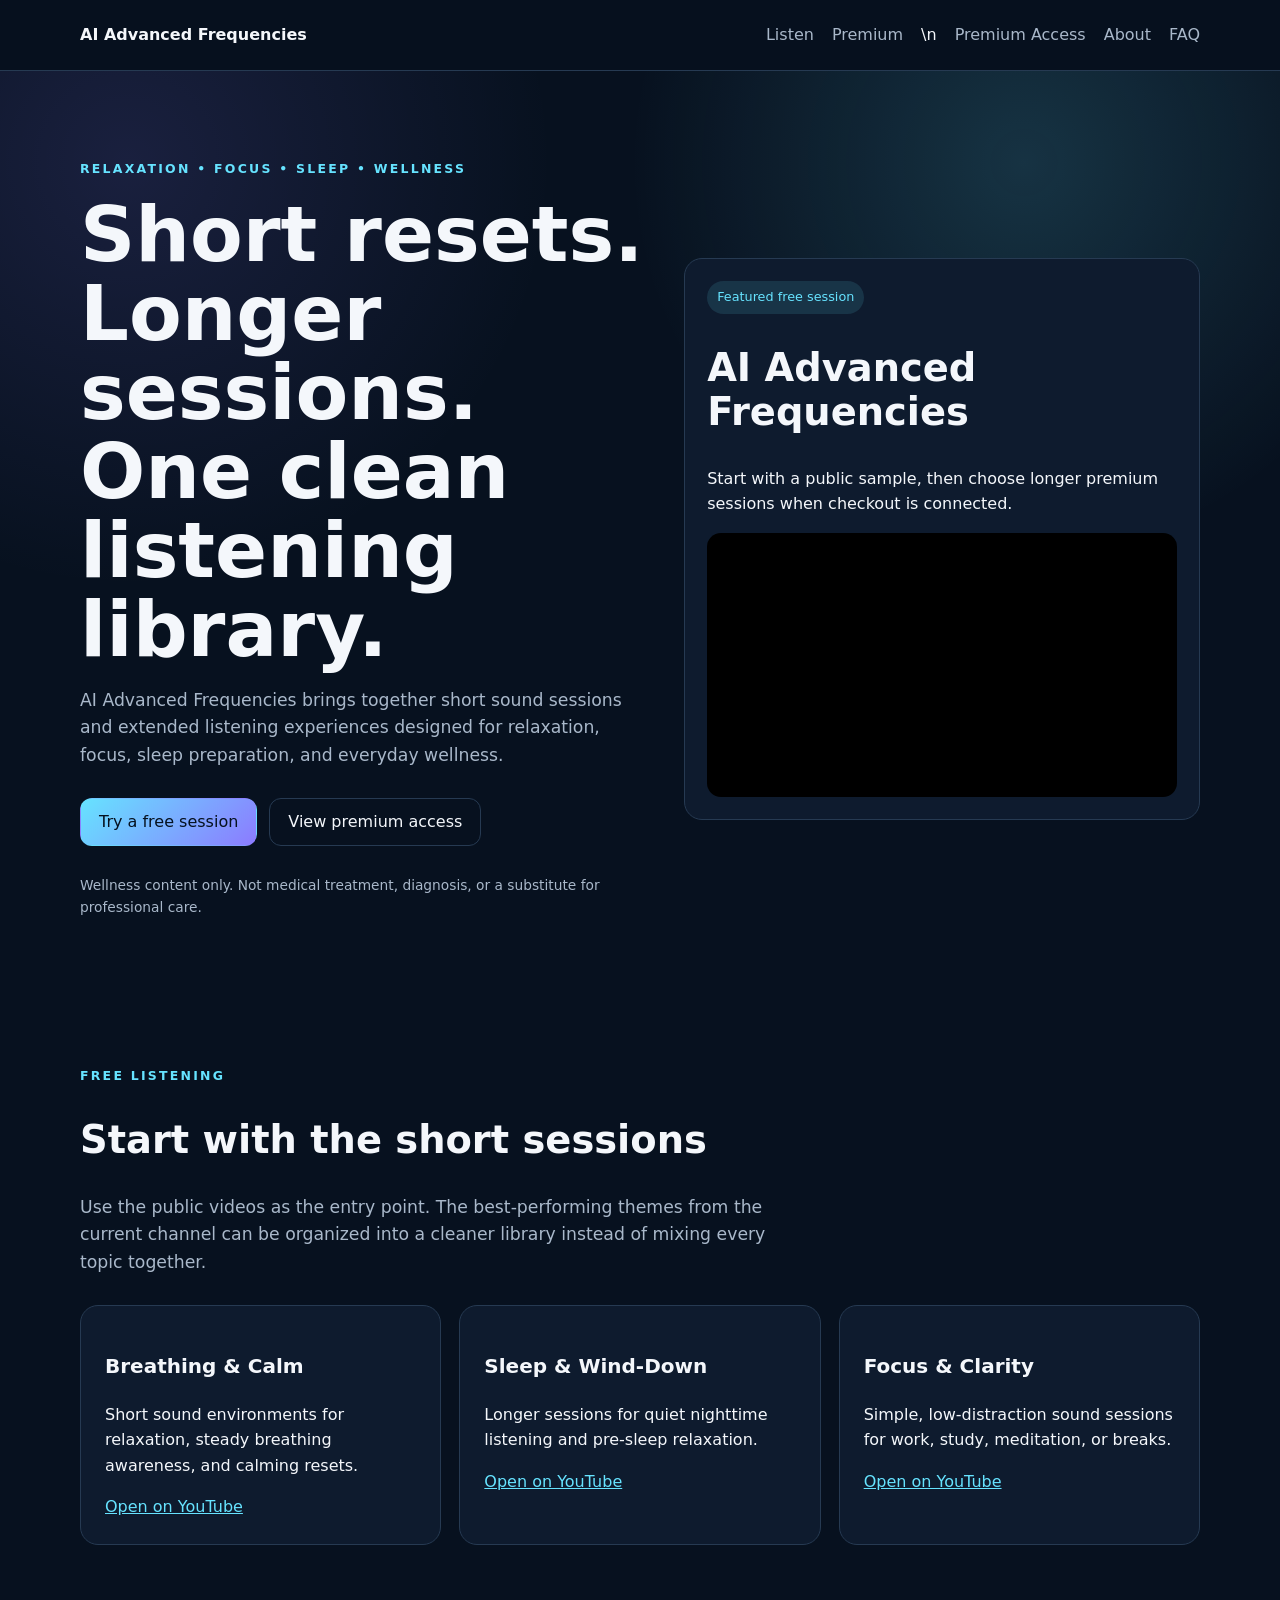
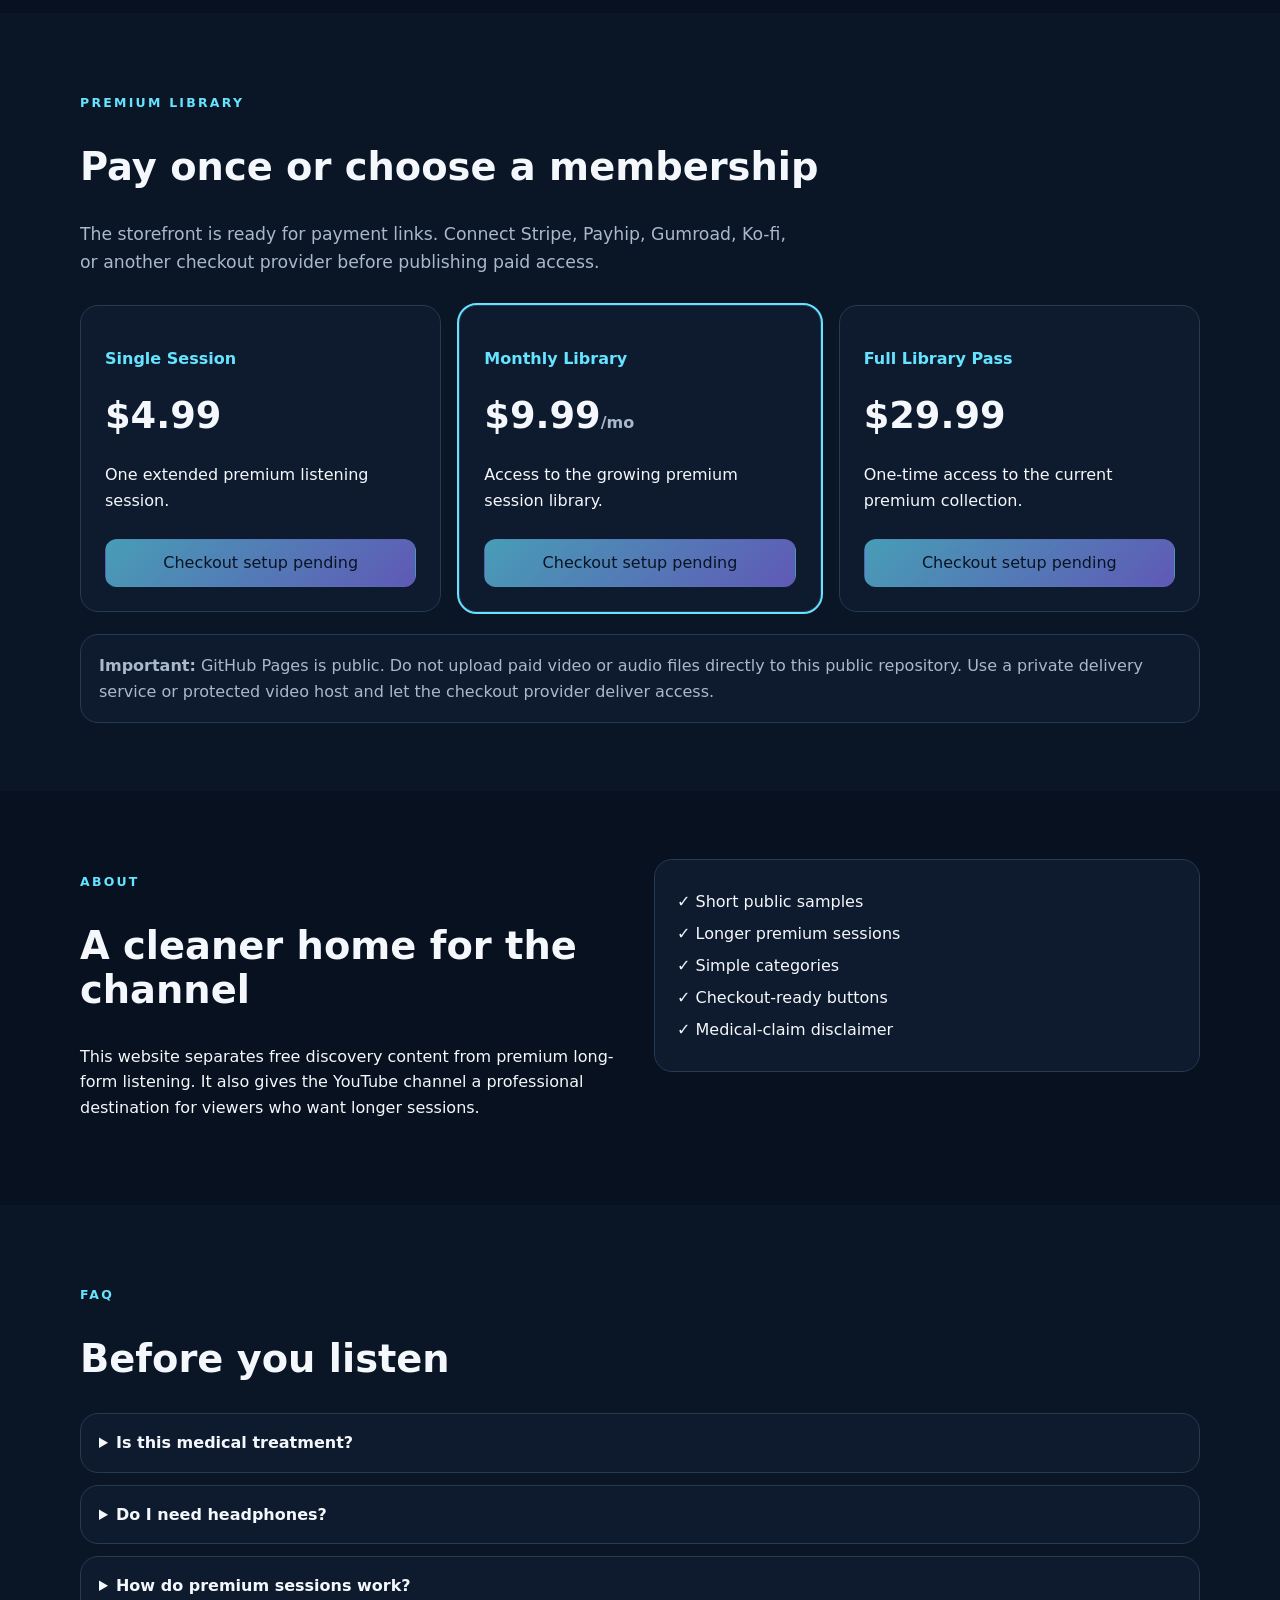
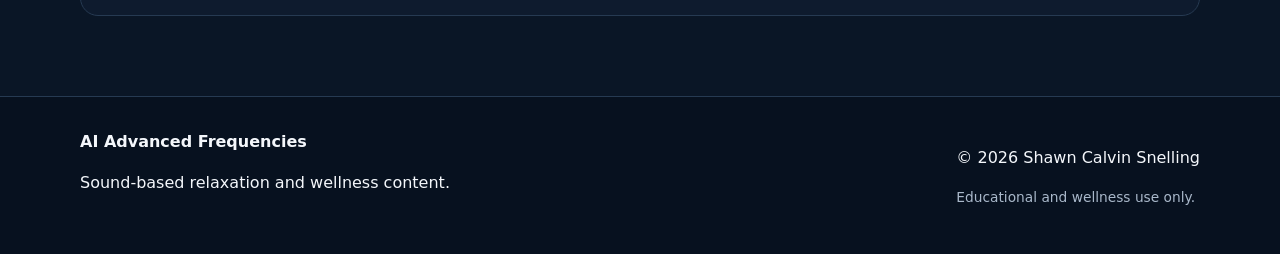
<file: index.html>
<!DOCTYPE html>
<html lang="en">
<head>
  <meta charset="UTF-8">
  <meta name="viewport" content="width=device-width, initial-scale=1.0">
  <meta name="description" content="AI Advanced Frequencies — relaxation-focused sound sessions, short resets, and extended listening experiences.">
  <title>AI Advanced Frequencies</title>
  <link rel="stylesheet" href="styles.css">
</head>
<body>
  <header class="site-header">
    <div class="wrap nav">
      <a class="brand" href="#top">AI Advanced Frequencies</a>
      <nav>
        <a href="#listen">Listen</a>
        <a href="#premium">Premium</a>\n        <a href="unlock.html">Premium Access</a>
        <a href="#about">About</a>
        <a href="#faq">FAQ</a>
      </nav>
    </div>
  </header>

  <main id="top">
    <section class="hero">
      <div class="wrap hero-grid">
        <div>
          <p class="eyebrow">RELAXATION • FOCUS • SLEEP • WELLNESS</p>
          <h1>Short resets. Longer sessions. One clean listening library.</h1>
          <p class="lead">AI Advanced Frequencies brings together short sound sessions and extended listening experiences designed for relaxation, focus, sleep preparation, and everyday wellness.</p>
          <div class="actions">
            <a class="button primary" href="#listen">Try a free session</a>
            <a class="button secondary" href="#premium">View premium access</a>
          </div>
          <p class="fine">Wellness content only. Not medical treatment, diagnosis, or a substitute for professional care.</p>
        </div>
        <div class="hero-card">
          <span class="pill">Featured free session</span>
          <h2>AI Advanced Frequencies</h2>
          <p>Start with a public sample, then choose longer premium sessions when checkout is connected.</p>
          <div class="video-shell">
            <iframe src="https://www.youtube.com/embed/BNAyodH6664" title="AI Advanced Frequencies sample" allow="accelerometer; autoplay; clipboard-write; encrypted-media; gyroscope; picture-in-picture" allowfullscreen></iframe>
          </div>
        </div>
      </div>
    </section>

    <section id="listen" class="section">
      <div class="wrap">
        <p class="eyebrow">FREE LISTENING</p>
        <h2>Start with the short sessions</h2>
        <p class="section-intro">Use the public videos as the entry point. The best-performing themes from the current channel can be organized into a cleaner library instead of mixing every topic together.</p>
        <div class="cards">
          <article class="card"><h3>Breathing & Calm</h3><p>Short sound environments for relaxation, steady breathing awareness, and calming resets.</p><a href="https://www.youtube.com/" rel="noopener">Open on YouTube</a></article>
          <article class="card"><h3>Sleep & Wind-Down</h3><p>Longer sessions for quiet nighttime listening and pre-sleep relaxation.</p><a href="https://www.youtube.com/" rel="noopener">Open on YouTube</a></article>
          <article class="card"><h3>Focus & Clarity</h3><p>Simple, low-distraction sound sessions for work, study, meditation, or breaks.</p><a href="https://www.youtube.com/" rel="noopener">Open on YouTube</a></article>
        </div>
      </div>
    </section>

    <section id="premium" class="section alt">
      <div class="wrap">
        <p class="eyebrow">PREMIUM LIBRARY</p>
        <h2>Pay once or choose a membership</h2>
        <p class="section-intro">The storefront is ready for payment links. Connect Stripe, Payhip, Gumroad, Ko-fi, or another checkout provider before publishing paid access.</p>
        <div class="pricing">
          <article class="price-card">
            <p class="tier">Single Session</p>
            <h3>$4.99</h3>
            <p>One extended premium listening session.</p>
            <button class="button primary pay-button" data-product="single">Checkout setup pending</button>
          </article>
          <article class="price-card featured">
            <p class="tier">Monthly Library</p>
            <h3>$9.99<span>/mo</span></h3>
            <p>Access to the growing premium session library.</p>
            <button class="button primary pay-button" data-product="monthly">Checkout setup pending</button>
          </article>
          <article class="price-card">
            <p class="tier">Full Library Pass</p>
            <h3>$29.99</h3>
            <p>One-time access to the current premium collection.</p>
            <button class="button primary pay-button" data-product="library">Checkout setup pending</button>
          </article>
        </div>
        <div class="notice">
          <strong>Important:</strong> GitHub Pages is public. Do not upload paid video or audio files directly to this public repository. Use a private delivery service or protected video host and let the checkout provider deliver access.
        </div>
      </div>
    </section>

    <section id="about" class="section">
      <div class="wrap split">
        <div>
          <p class="eyebrow">ABOUT</p>
          <h2>A cleaner home for the channel</h2>
          <p>This website separates free discovery content from premium long-form listening. It also gives the YouTube channel a professional destination for viewers who want longer sessions.</p>
        </div>
        <div class="checklist">
          <p>✓ Short public samples</p>
          <p>✓ Longer premium sessions</p>
          <p>✓ Simple categories</p>
          <p>✓ Checkout-ready buttons</p>
          <p>✓ Medical-claim disclaimer</p>
        </div>
      </div>
    </section>

    <section id="faq" class="section alt">
      <div class="wrap">
        <p class="eyebrow">FAQ</p>
        <h2>Before you listen</h2>
        <details><summary>Is this medical treatment?</summary><p>No. The content is for relaxation, focus, sleep preparation, and general wellness. It does not diagnose, treat, cure, or prevent disease.</p></details>
        <details><summary>Do I need headphones?</summary><p>Not necessarily. Use whichever listening method feels comfortable, at a safe volume.</p></details>
        <details><summary>How do premium sessions work?</summary><p>Once checkout is connected, the payment provider can deliver the private listening link or membership instructions after purchase.</p></details>
      </div>
    </section>
  </main>

  <footer>
    <div class="wrap footer-grid">
      <div><strong>AI Advanced Frequencies</strong><p>Sound-based relaxation and wellness content.</p></div>
      <div><p>© 2026 Shawn Calvin Snelling</p><p class="fine">Educational and wellness use only.</p></div>
    </div>
  </footer>
  <script src="app.js"></script>
</body>
</html>
</file>
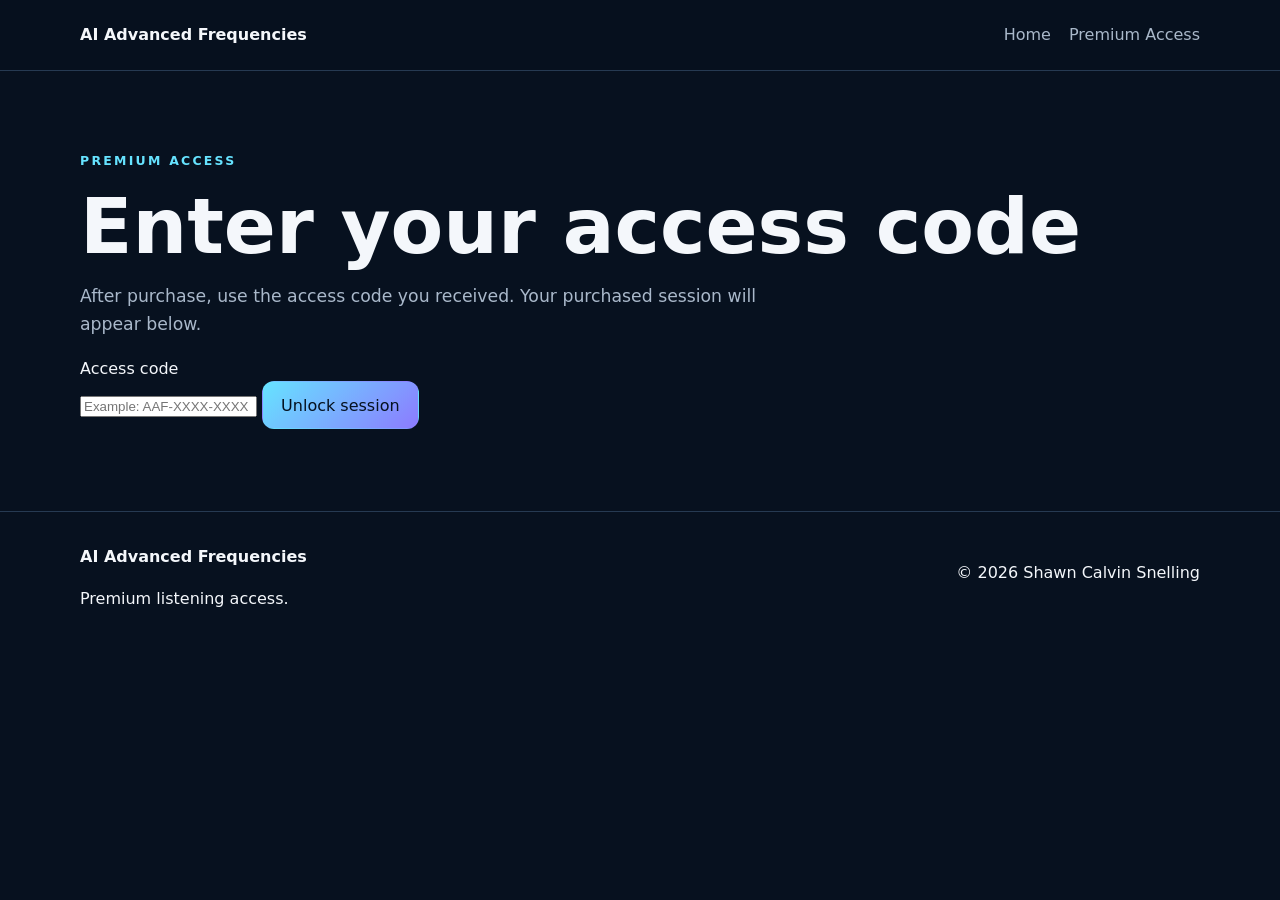
<file: unlock.html>
<!DOCTYPE html>
<html lang="en">
<head>
  <meta charset="UTF-8">
  <meta name="viewport" content="width=device-width, initial-scale=1.0">
  <meta name="description" content="Private access portal for AI Advanced Frequencies premium sessions.">
  <title>Premium Access | AI Advanced Frequencies</title>
  <link rel="stylesheet" href="styles.css">
</head>
<body>
  <header class="site-header">
    <div class="wrap nav">
      <a class="brand" href="index.html">AI Advanced Frequencies</a>
      <nav><a href="index.html">Home</a><a href="unlock.html">Premium Access</a></nav>
    </div>
  </header>

  <main class="section">
    <div class="wrap unlock-wrap">
      <p class="eyebrow">PREMIUM ACCESS</p>
      <h1 class="unlock-title">Enter your access code</h1>
      <p class="section-intro">After purchase, use the access code you received. Your purchased session will appear below.</p>

      <form id="unlock-form" class="unlock-card" autocomplete="off">
        <label for="access-code">Access code</label>
        <div class="unlock-row">
          <input id="access-code" name="code" type="text" maxlength="80" placeholder="Example: AAF-XXXX-XXXX" required>
          <button class="button primary" type="submit">Unlock session</button>
        </div>
        <p id="unlock-status" class="fine" role="status" aria-live="polite"></p>
      </form>

      <section id="player-area" class="player-area" hidden>
        <div class="unlock-card">
          <p class="eyebrow">UNLOCKED</p>
          <h2 id="session-title">Your premium session</h2>
          <p id="session-description" class="section-intro"></p>
          <div id="video-container" class="video-shell"></div>

          <div class="loop-controls">
            <label class="loop-toggle">
              <input id="loop-toggle" type="checkbox" checked>
              Repeat continuously for sleep / extended listening
            </label>
            <button id="logout-button" class="button secondary" type="button">Lock session</button>
          </div>
          <p class="fine">Use a comfortable listening volume. Wellness content only; not medical treatment.</p>
        </div>
      </section>
    </div>
  </main>

  <footer>
    <div class="wrap footer-grid">
      <div><strong>AI Advanced Frequencies</strong><p>Premium listening access.</p></div>
      <div><p>© 2026 Shawn Calvin Snelling</p></div>
    </div>
  </footer>

  <script src="access-config.js"></script>
  <script src="unlock.js"></script>
</body>
</html>
</file>
<file: styles.css>
:root{--bg:#07111f;--panel:#0e1b2e;--panel2:#13243a;--text:#f4f7fb;--muted:#a9b8ca;--accent:#66e3ff;--accent2:#8c7bff;--border:#263a52;--max:1120px}*{box-sizing:border-box}html{scroll-behavior:smooth}body{margin:0;font-family:Inter,ui-sans-serif,system-ui,-apple-system,BlinkMacSystemFont,"Segoe UI",sans-serif;background:var(--bg);color:var(--text);line-height:1.6}.wrap{width:min(var(--max),calc(100% - 36px));margin:auto}.site-header{position:sticky;top:0;z-index:20;background:rgba(7,17,31,.9);backdrop-filter:blur(12px);border-bottom:1px solid var(--border)}.nav{min-height:70px;display:flex;align-items:center;justify-content:space-between;gap:20px}.brand{font-weight:800;color:var(--text);text-decoration:none}.nav nav{display:flex;gap:18px;flex-wrap:wrap}.nav nav a{color:var(--muted);text-decoration:none}.nav nav a:hover{color:var(--text)}.hero{padding:76px 0 54px;background:radial-gradient(circle at 80% 10%,rgba(102,227,255,.16),transparent 30%),radial-gradient(circle at 10% 10%,rgba(140,123,255,.14),transparent 30%)}.hero-grid{display:grid;grid-template-columns:1.05fr .95fr;gap:34px;align-items:center}h1{font-size:clamp(2.5rem,6vw,5.2rem);line-height:1.03;margin:.2em 0}h2{font-size:clamp(1.8rem,3vw,2.7rem);line-height:1.15}h3{font-size:1.25rem}.lead,.section-intro{color:var(--muted);font-size:1.08rem;max-width:720px}.eyebrow{font-size:.78rem;letter-spacing:.18em;font-weight:800;color:var(--accent)}.actions{display:flex;gap:12px;flex-wrap:wrap;margin:28px 0}.button{display:inline-flex;justify-content:center;align-items:center;min-height:48px;padding:0 18px;border-radius:12px;font-weight:800;text-decoration:none;border:1px solid transparent;cursor:pointer;font:inherit}.primary{background:linear-gradient(135deg,var(--accent),var(--accent2));color:#05111f}.secondary{border-color:var(--border);color:var(--text);background:transparent}.hero-card,.card,.price-card,.notice,.checklist,details{background:var(--panel);border:1px solid var(--border);border-radius:18px}.hero-card{padding:22px}.pill{display:inline-block;padding:6px 10px;border-radius:999px;background:rgba(102,227,255,.12);color:var(--accent);font-size:.8rem}.video-shell{position:relative;padding-top:56.25%;overflow:hidden;border-radius:14px;background:#000}.video-shell iframe{position:absolute;inset:0;width:100%;height:100%;border:0}.section{padding:68px 0}.alt{background:#0a1626}.cards,.pricing{display:grid;grid-template-columns:repeat(3,1fr);gap:18px;margin-top:28px}.card,.price-card{padding:24px}.card a{color:var(--accent)}.price-card.featured{outline:2px solid var(--accent)}.tier{color:var(--accent);font-weight:800}.price-card h3{font-size:2.3rem;margin:.2em 0}.price-card h3 span{font-size:1rem;color:var(--muted)}.pay-button{width:100%;margin-top:10px}.pay-button:disabled{opacity:.65;cursor:not-allowed}.notice{margin-top:22px;padding:18px;color:var(--muted)}.split{display:grid;grid-template-columns:1fr 1fr;gap:28px;align-items:start}.checklist{padding:22px}.checklist p{margin:.4em 0}details{padding:16px 18px;margin:12px 0}summary{cursor:pointer;font-weight:800}footer{padding:32px 0;border-top:1px solid var(--border)}.footer-grid{display:flex;justify-content:space-between;gap:24px;flex-wrap:wrap}.fine{font-size:.86rem;color:var(--muted)}@media(max-width:800px){.hero-grid,.split,.cards,.pricing{grid-template-columns:1fr}.nav{align-items:flex-start;padding:16px 0}.nav nav{justify-content:flex-end}.hero{padding-top:48px}}
</file>
